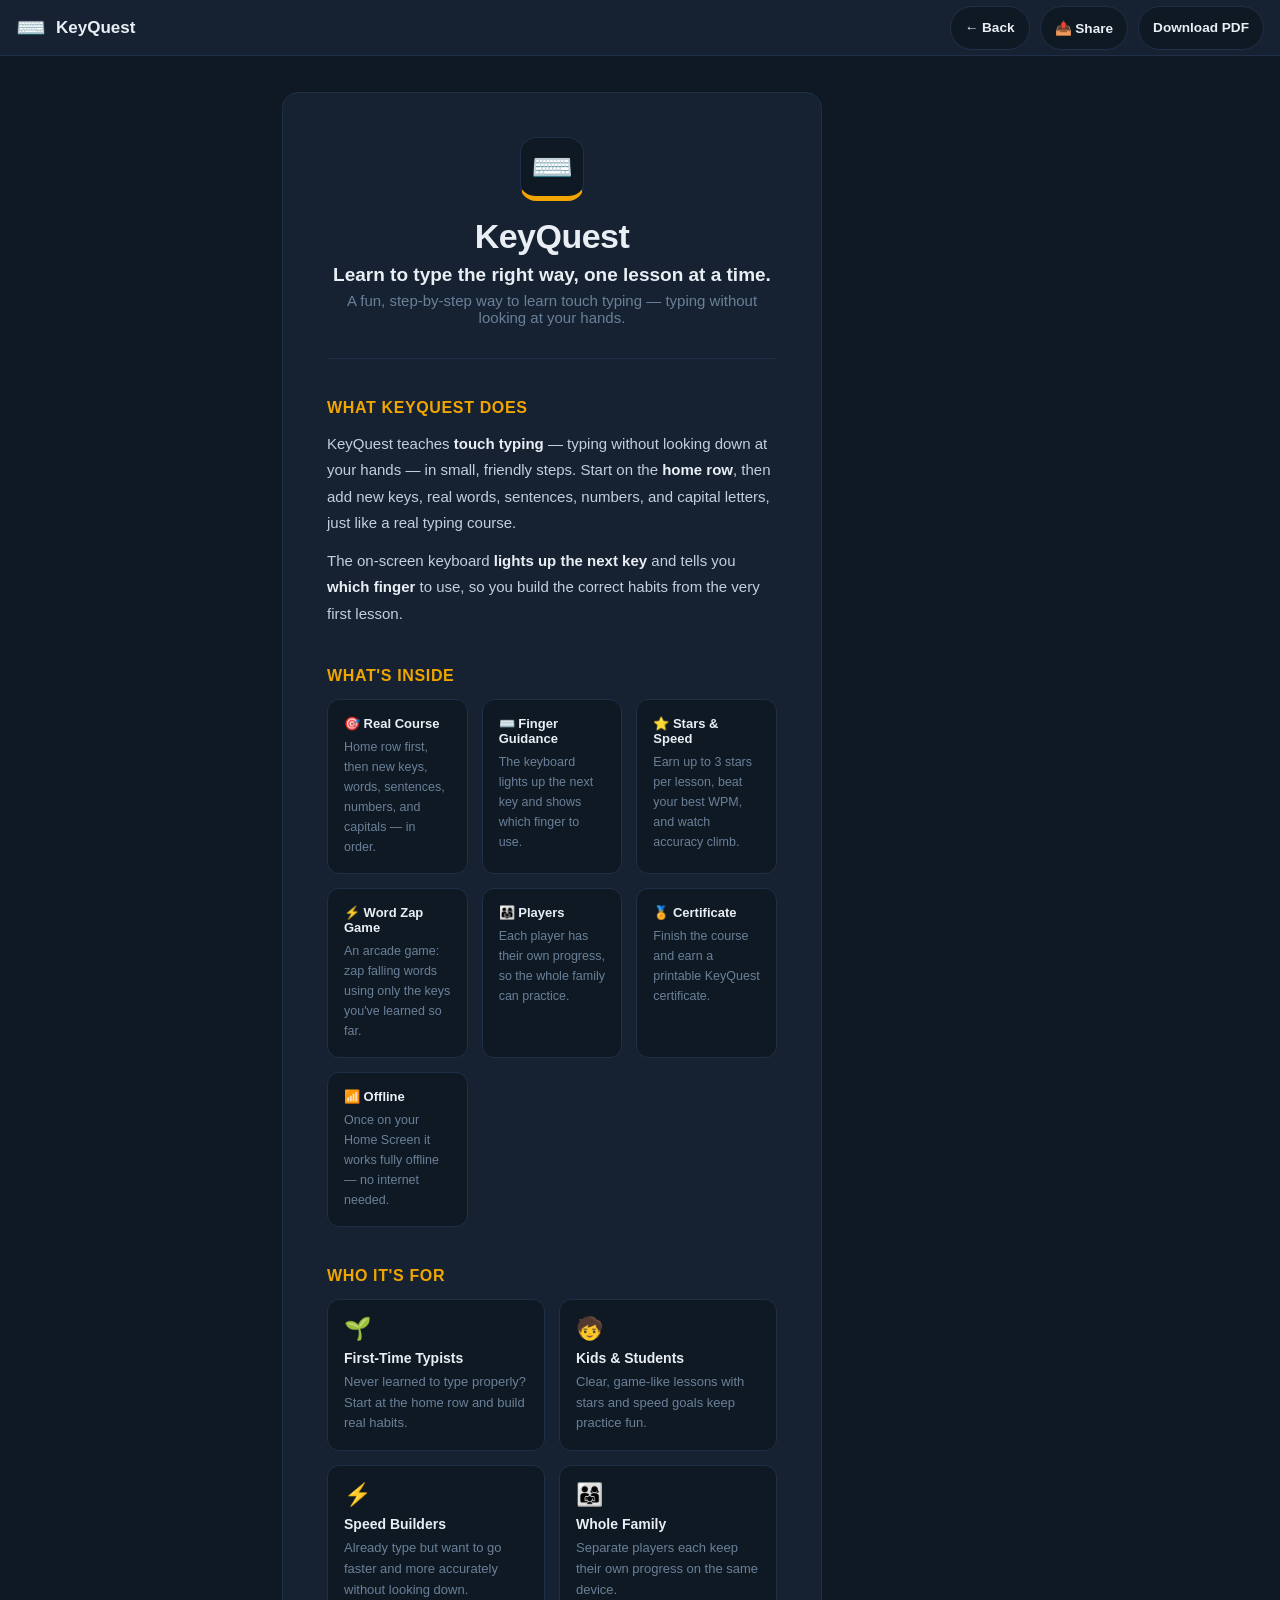
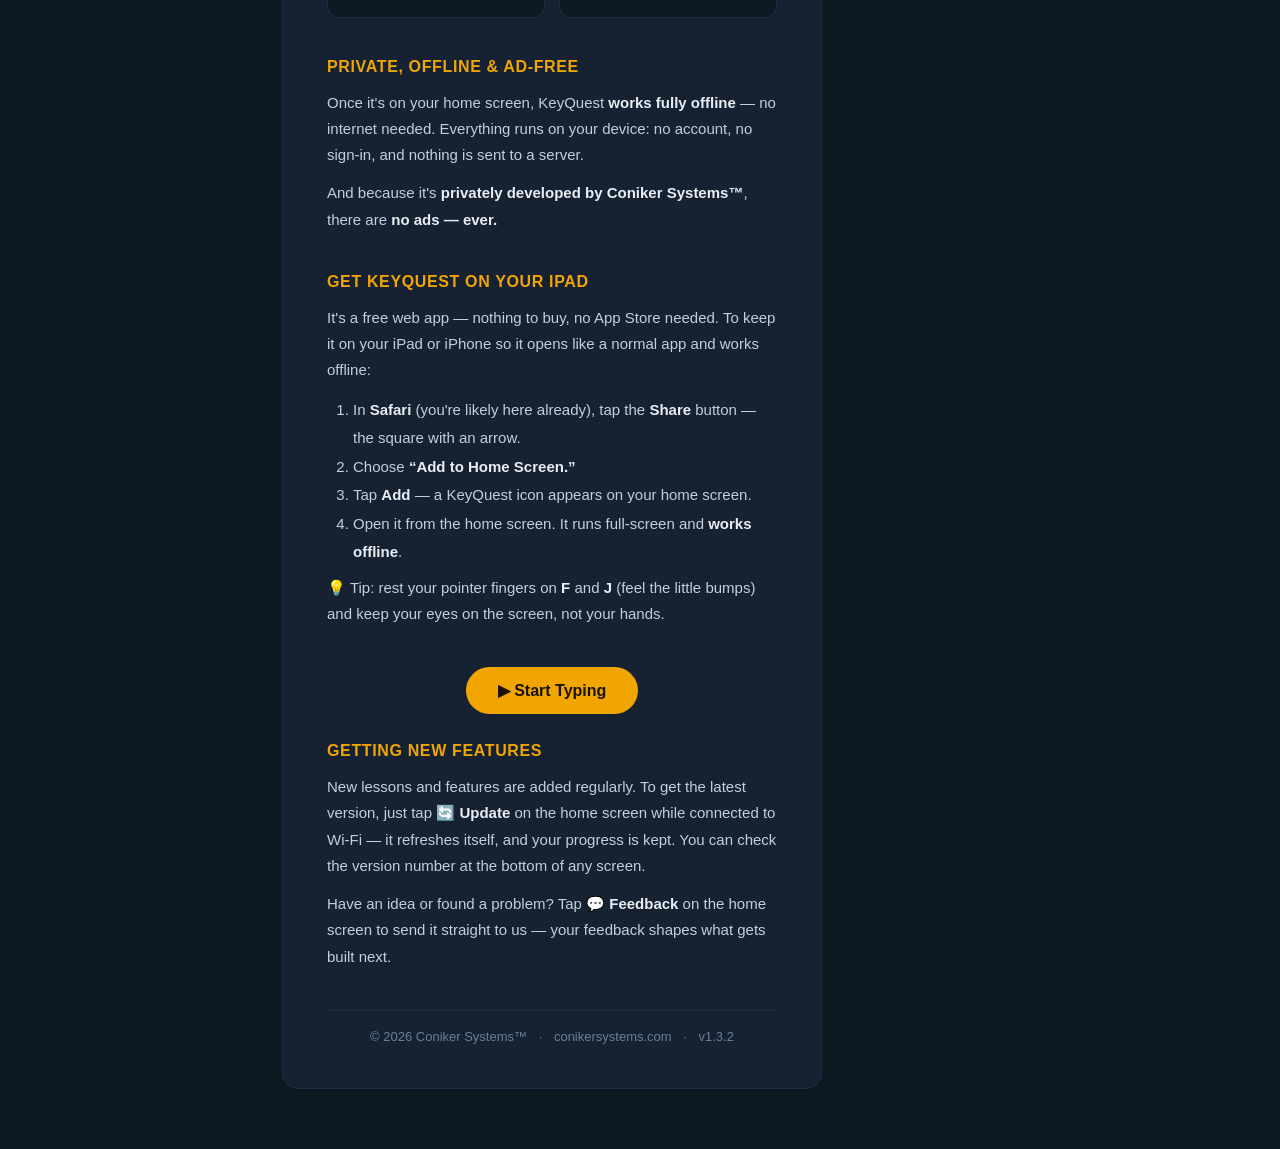
<file: about.html>
<!DOCTYPE html>
<html lang="en" class="about-doc">
<head>
  <meta charset="UTF-8" />
  <meta name="viewport" content="width=device-width, initial-scale=1.0, viewport-fit=cover" />
  <meta name="apple-mobile-web-app-capable" content="yes" />
  <meta name="apple-mobile-web-app-status-bar-style" content="black-translucent" />
  <meta name="apple-mobile-web-app-title" content="KeyQuest" />
  <meta name="theme-color" content="#0F1923" />
  <title>About · KeyQuest</title>
  <link rel="manifest" href="manifest.json" />
  <link rel="apple-touch-icon" href="icons/icon-192.svg" />
  <link rel="stylesheet" href="css/app.css?v=1.3.2" />
  <script src="js/version.js?v=1.3.2"></script>
</head>
<body class="about-page">
  <header class="about-bar">
    <div class="logo-wrap">
      <span class="logo-emoji" aria-hidden="true">⌨️</span>
      <strong>KeyQuest</strong>
    </div>
    <div class="nav">
      <a class="chip" href="index.html">← Back</a>
      <button class="chip" id="share-btn">📤 Share</button>
      <button class="chip" id="pdf-btn">Download PDF</button>
    </div>
  </header>

  <main class="about-main">
    <div class="about-card">

      <div class="about-hero">
        <div class="about-logo" aria-hidden="true">⌨️</div>
        <h1>KeyQuest</h1>
        <p class="about-tagline">Learn to type the right way, one lesson at a time.</p>
        <p class="about-sub">A fun, step-by-step way to learn touch typing — typing without looking at your hands.</p>
      </div>

      <section class="about-section">
        <h2>What KeyQuest Does</h2>
        <p>KeyQuest teaches <b>touch typing</b> — typing without looking down at your hands — in small,
           friendly steps. Start on the <b>home row</b>, then add new keys, real words, sentences, numbers,
           and capital letters, just like a real typing course.</p>
        <p>The on-screen keyboard <b>lights up the next key</b> and tells you <b>which finger</b> to use, so
           you build the correct habits from the very first lesson.</p>
      </section>

      <section class="about-section">
        <h2>What's Inside</h2>
        <div class="why-grid">
          <div class="why-item">
            <div class="why-title">🎯 Real Course</div>
            <div class="why-desc">Home row first, then new keys, words, sentences, numbers, and capitals — in order.</div>
          </div>
          <div class="why-item">
            <div class="why-title">⌨️ Finger Guidance</div>
            <div class="why-desc">The keyboard lights up the next key and shows which finger to use.</div>
          </div>
          <div class="why-item">
            <div class="why-title">⭐ Stars &amp; Speed</div>
            <div class="why-desc">Earn up to 3 stars per lesson, beat your best WPM, and watch accuracy climb.</div>
          </div>
          <div class="why-item">
            <div class="why-title">⚡ Word Zap Game</div>
            <div class="why-desc">An arcade game: zap falling words using only the keys you've learned so far.</div>
          </div>
          <div class="why-item">
            <div class="why-title">👨‍👩‍👧 Players</div>
            <div class="why-desc">Each player has their own progress, so the whole family can practice.</div>
          </div>
          <div class="why-item">
            <div class="why-title">🏅 Certificate</div>
            <div class="why-desc">Finish the course and earn a printable KeyQuest certificate.</div>
          </div>
          <div class="why-item">
            <div class="why-title">📶 Offline</div>
            <div class="why-desc">Once on your Home Screen it works fully offline — no internet needed.</div>
          </div>
        </div>
      </section>

      <section class="about-section">
        <h2>Who It's For</h2>
        <div class="audience-grid">
          <div class="audience-item">
            <div class="audience-icon">🌱</div>
            <div class="audience-label">First-Time Typists</div>
            <div class="audience-desc">Never learned to type properly? Start at the home row and build real habits.</div>
          </div>
          <div class="audience-item">
            <div class="audience-icon">🧒</div>
            <div class="audience-label">Kids &amp; Students</div>
            <div class="audience-desc">Clear, game-like lessons with stars and speed goals keep practice fun.</div>
          </div>
          <div class="audience-item">
            <div class="audience-icon">⚡</div>
            <div class="audience-label">Speed Builders</div>
            <div class="audience-desc">Already type but want to go faster and more accurately without looking down.</div>
          </div>
          <div class="audience-item">
            <div class="audience-icon">👨‍👩‍👧</div>
            <div class="audience-label">Whole Family</div>
            <div class="audience-desc">Separate players each keep their own progress on the same device.</div>
          </div>
        </div>
      </section>

      <section class="about-section">
        <h2>Private, Offline &amp; Ad-Free</h2>
        <p>Once it's on your home screen, KeyQuest <b>works fully offline</b> — no internet needed.
           Everything runs on your device: no account, no sign-in, and nothing is sent to a server.</p>
        <p>And because it's <b>privately developed by Coniker Systems™</b>, there are <b>no ads — ever.</b></p>
      </section>

      <section class="about-section" id="get-it">
        <h2>Get KeyQuest on Your iPad</h2>
        <p>It's a free web app — nothing to buy, no App Store needed. To keep it on your iPad or iPhone so it
           opens like a normal app and works offline:</p>
        <ol class="get-steps">
          <li>In <b>Safari</b> (you're likely here already), tap the <b>Share</b> button — the square with an arrow.</li>
          <li>Choose <b>“Add to Home Screen.”</b></li>
          <li>Tap <b>Add</b> — a KeyQuest icon appears on your home screen.</li>
          <li>Open it from the home screen. It runs full-screen and <b>works offline</b>.</li>
        </ol>
        <p class="get-tip">💡 Tip: rest your pointer fingers on <b>F</b> and <b>J</b> (feel the little bumps)
           and keep your eyes on the screen, not your hands.</p>
        <div class="about-cta">
          <a class="process-btn" href="index.html">▶ Start Typing</a>
        </div>

        <h2 style="margin-top:28px">Getting New Features</h2>
        <p>New lessons and features are added regularly. To get the latest version, just tap <b>🔄 Update</b>
           on the home screen while connected to Wi-Fi — it refreshes itself, and your progress is kept.
           You can check the version number at the bottom of any screen.</p>
        <p>Have an idea or found a problem? Tap <b>💬 Feedback</b> on the home screen to send it straight to
           us — your feedback shapes what gets built next.</p>
      </section>

      <div class="about-brand">
        <div class="brand-divider"></div>
        <div class="brand-line">
          © <span id="cr-years">2026</span> <a href="https://conikersystems.com" target="_blank" rel="noopener" class="brand-link">Coniker Systems™</a>
          <span class="brand-sep">·</span>
          <a href="https://conikersystems.com" target="_blank" rel="noopener" class="brand-link">conikersystems.com</a>
          <span class="brand-sep">·</span>
          v<span id="app-ver"></span>
        </div>
      </div>

    </div>
  </main>

  <script>
    document.getElementById("app-ver").textContent = window.APP_VERSION || "1.0";
    document.getElementById("cr-years").textContent = new Date().getFullYear();

    var ABOUT_URL = location.origin + location.pathname;
    var DIR = location.pathname.substring(0, location.pathname.lastIndexOf("/") + 1);
    var PDF_URL = location.origin + DIR + "keyquest-about.pdf";
    var SHARE_TEXT = "KeyQuest — a fun, ad-free way to learn touch typing on your iPad, free. "
      + "Here's all about it and how to get it:\n" + ABOUT_URL;

    document.getElementById("share-btn").onclick = async function () {
      if (navigator.share) {
        try { await navigator.share({ title: "About KeyQuest", text: SHARE_TEXT, url: ABOUT_URL }); return; } catch (e) { return; }
      }
      // No native share sheet (e.g. desktop): copy the link to paste anywhere.
      try { await navigator.clipboard.writeText(SHARE_TEXT); alert("Link copied — paste it into a text or email."); }
      catch (e) { window.prompt("Copy this link:", ABOUT_URL); }
    };

    // Download PDF — save the file to the device (sharing is handled by the
    // Share button). Fetch the file and trigger a download via a blob URL, which
    // saves to Files/Downloads without navigating the window.
    document.getElementById("pdf-btn").onclick = async function () {
      const btn = this;
      btn.textContent = "Preparing…";
      try {
        const res = await fetch("keyquest-about.pdf", { cache: "reload" });
        const blob = await res.blob();
        const url = URL.createObjectURL(blob);
        const a = document.createElement("a");
        a.href = url;
        a.download = "KeyQuest.pdf";
        document.body.appendChild(a);
        a.click();
        a.remove();
        setTimeout(() => URL.revokeObjectURL(url), 5000);
      } catch (e) {
        alert("Couldn't prepare the PDF — check your connection and try again.");
      }
      btn.textContent = "Download PDF";
    };
  </script>
</body>
</html>
</file>
<file: css/app.css>
/* ================================================================
   KeyQuest — App Stylesheet
   Dark navy theme, iPad landscape optimized
   ================================================================ */

/* ----------------------------------------------------------------
   CSS Custom Properties (Design Tokens)
   ---------------------------------------------------------------- */
:root {
  --bg:          #0F1923;
  --panel:       #162231;
  --border:      #1E3048;
  --gold:        #F0A500;
  --gold-dim:    #A07000;
  --green:       #00C896;
  --red:         #E74C3C;
  --blue:        #4A9EFF;
  --pink:        #EC407A;
  --teal:        #00C896;
  --text:        #E8EEF4;
  --text-muted:  #6A8099;
  --text-dim:    #3A5068;

  --radius:      10px;
  --radius-sm:   6px;
  --radius-lg:   16px;

  /* Finger colors */
  --finger-l-pinky:  #9B59B6;
  --finger-l-ring:   #3498DB;
  --finger-l-mid:    #1ABC9C;
  --finger-l-idx:    #2ECC71;
  --finger-r-idx:    #F1C40F;
  --finger-r-mid:    #E67E22;
  --finger-r-ring:   #E74C3C;
  --finger-r-pinky:  #EC407A;
  --finger-space:    #8899AA;
  --finger-support:  #2A3D52;

  --font-ui:   -apple-system, BlinkMacSystemFont, 'Segoe UI', Helvetica, Arial, sans-serif;
  --font-mono: ui-monospace, 'SF Mono', 'Cascadia Mono', 'Consolas', 'Courier New', monospace;
}

/* ----------------------------------------------------------------
   Reset & Base
   ---------------------------------------------------------------- */
*, *::before, *::after {
  box-sizing: border-box;
  margin: 0;
  padding: 0;
}

html, body {
  width: 100%;
  height: 100%;
  overflow: hidden;
  background: var(--bg);
  color: var(--text);
  font-family: var(--font-ui);
  font-size: 16px;
  -webkit-text-size-adjust: 100%;
  /* Prevent iOS tap highlight */
  -webkit-tap-highlight-color: transparent;
  /* Prevent text selection during typing */
  user-select: none;
  -webkit-user-select: none;
}

/* Utility */
.hidden { display: none !important; }

/* ================================================================
   VIEW WRAPPER — fills full screen, each view is full-size
   ================================================================ */
.view {
  position: absolute;
  inset: 0;
  display: flex;
  flex-direction: column;
  overflow: hidden;
}

/* ================================================================
   HOME SCREEN
   ================================================================ */
#view-home {
  overflow-y: auto;
  -webkit-overflow-scrolling: touch;
}

/* ---- App Header ---- */
.home-header {
  display: flex;
  align-items: center;
  gap: 14px;
  padding: 18px 28px 14px;
  background: var(--panel);
  border-bottom: 2px solid var(--border);
  flex-shrink: 0;
}

.home-logo {
  font-size: 2rem;
  line-height: 1;
}

.home-title {
  font-size: 1.8rem;
  font-weight: 800;
  letter-spacing: -0.02em;
  color: var(--gold);
}

.home-tagline {
  font-size: 0.85rem;
  color: var(--text-muted);
  margin-top: 2px;
}

/* ---- Levels Container ---- */
#levels-container {
  flex: 1;
  padding: 20px 24px;
  overflow-y: auto;
}

.level-section {
  margin-bottom: 28px;
}

.level-header {
  display: flex;
  align-items: baseline;
  gap: 10px;
  margin-bottom: 12px;
  padding-bottom: 8px;
  border-bottom: 1px solid var(--border);
}

.level-title {
  font-size: 1.1rem;
  font-weight: 700;
  color: var(--gold);
  text-transform: uppercase;
  letter-spacing: 0.06em;
}

.level-subtitle {
  font-size: 0.8rem;
  color: var(--text-muted);
}

/* ---- Lesson Cards Grid ---- */
.lessons-grid {
  display: grid;
  /* Bigger, more legible cards that wrap responsively (iPad portrait/landscape) */
  grid-template-columns: repeat(auto-fill, minmax(168px, 1fr));
  gap: 12px;
}

.lesson-card {
  background: var(--panel);
  border: 2px solid var(--border);
  border-radius: var(--radius);
  padding: 14px 12px;
  text-align: center;
  position: relative;
  transition: transform 0.15s ease, border-color 0.15s ease, box-shadow 0.15s ease;
  min-height: 108px;
  display: flex;
  flex-direction: column;
  align-items: center;
  justify-content: center;
  gap: 6px;
}

.lesson-card.unlocked {
  cursor: pointer;
}

.lesson-card.unlocked:hover,
.lesson-card.unlocked:active {
  border-color: var(--gold);
  transform: translateY(-3px);
  box-shadow: 0 6px 20px rgba(240, 165, 0, 0.3);
}

.lesson-card.locked {
  opacity: 0.55;
  cursor: pointer;            /* tap a locked lesson to unlock it */
}
.lesson-card.locked:active {
  opacity: 0.78;
}
.card-unlock-hint {
  font-size: 0.7rem;
  font-weight: 700;
  color: var(--gold);
  margin-top: 6px;
  letter-spacing: 0.03em;
}

.lesson-card.completed {
  border-color: rgba(0, 200, 150, 0.45);
}

/* "Start here" — the next lesson to do, clearly highlighted */
.lesson-card.next-up {
  border-color: var(--gold);
  background: linear-gradient(180deg, rgba(240,165,0,0.12), var(--panel));
  box-shadow: 0 0 0 1px var(--gold), 0 6px 22px rgba(240, 165, 0, 0.28);
  animation: nextPulse 2s ease-in-out infinite;
}

@keyframes nextPulse {
  0%, 100% { box-shadow: 0 0 0 1px var(--gold), 0 6px 22px rgba(240, 165, 0, 0.22); }
  50%      { box-shadow: 0 0 0 2px var(--gold), 0 8px 28px rgba(240, 165, 0, 0.45); }
}

.card-badge {
  position: absolute;
  top: -10px;
  left: 50%;
  transform: translateX(-50%);
  background: var(--gold);
  color: #0F1923;
  font-size: 0.62rem;
  font-weight: 800;
  letter-spacing: 0.04em;
  text-transform: uppercase;
  padding: 3px 10px;
  border-radius: 20px;
  white-space: nowrap;
  box-shadow: 0 2px 8px rgba(240, 165, 0, 0.5);
}

.card-number {
  font-size: 1.4rem;
  font-weight: 800;
  color: var(--text);
  line-height: 1;
}

.card-title {
  font-size: 0.82rem;
  font-weight: 600;
  color: var(--text);
  line-height: 1.3;
  max-width: 100%;
  overflow: hidden;
  display: -webkit-box;
  -webkit-line-clamp: 2;
  -webkit-box-orient: vertical;
}

.card-stars {
  display: flex;
  align-items: center;
  gap: 2px;
  flex-wrap: wrap;
  justify-content: center;
  margin-top: 2px;
}

.card-star {
  font-size: 1rem;
  line-height: 1;
}

.card-star.filled {
  color: var(--gold);
  text-shadow: 0 0 6px rgba(240, 165, 0, 0.6);
}

.card-star.empty {
  color: var(--text-dim);
}

.card-wpm {
  font-size: 0.68rem;
  color: var(--green);
  font-weight: 700;
  margin-left: 5px;
}

.card-lock {
  position: absolute;
  top: 8px;
  right: 8px;
  font-size: 1.05rem;
  opacity: 0.6;
}

/* ---- Stats Bar ---- */
.stats-bar {
  display: flex;
  align-items: center;
  justify-content: center;
  gap: 32px;
  padding: 12px 28px;
  background: var(--panel);
  border-top: 1px solid var(--border);
  flex-shrink: 0;
}

.stat-item {
  display: flex;
  align-items: baseline;
  gap: 6px;
}

.stat-value {
  font-size: 1.1rem;
  font-weight: 700;
  color: var(--gold);
}

.stat-label {
  font-size: 0.8rem;
  color: var(--text-muted);
}

/* ================================================================
   PROFILE PICKER — "Who's typing?"
   ================================================================ */
#view-profiles {
  overflow-y: auto;
  -webkit-overflow-scrolling: touch;
  background: var(--bg);
}

.profiles-container {
  max-width: 760px;
  margin: 0 auto;
  padding: 40px 28px 48px;
  display: flex;
  flex-direction: column;
  align-items: center;
  text-align: center;
  min-height: 100%;
  justify-content: center;
}

.profiles-logo {
  font-size: 1.3rem;
  font-weight: 800;
  color: var(--gold);
  letter-spacing: -0.01em;
  margin-bottom: 18px;
}

.profiles-title {
  font-size: 2rem;
  font-weight: 800;
  color: var(--text);
  letter-spacing: -0.02em;
}

.profiles-sub {
  font-size: 0.95rem;
  color: var(--text-muted);
  margin-top: 8px;
  max-width: 440px;
  line-height: 1.5;
}

.profiles-grid {
  display: flex;
  flex-wrap: wrap;
  gap: 16px;
  justify-content: center;
  margin-top: 28px;
}

.profile-card {
  --accent: var(--gold);
  position: relative;
  width: 120px;
  min-height: 120px;
  background: var(--panel);
  border: 2px solid var(--border);
  border-radius: var(--radius-lg);
  display: flex;
  flex-direction: column;
  align-items: center;
  justify-content: center;
  gap: 8px;
  cursor: pointer;
  transition: transform 0.15s ease, border-color 0.15s ease, box-shadow 0.15s ease;
}

.profile-card:hover {
  transform: translateY(-3px);
  border-color: var(--accent);
  box-shadow: 0 6px 20px rgba(0, 0, 0, 0.35);
}

.profile-emoji {
  font-size: 2.6rem;
  line-height: 1;
}

.profile-name {
  font-size: 0.95rem;
  font-weight: 700;
  color: var(--text);
  max-width: 104px;
  overflow: hidden;
  text-overflow: ellipsis;
  white-space: nowrap;
}

.profile-card.profile-add {
  border-style: dashed;
  background: transparent;
}

.profile-card.profile-add .profile-emoji { color: var(--text-muted); }
.profile-card.profile-add .profile-name { color: var(--text-muted); }

.profile-del {
  position: absolute;
  top: 4px;
  right: 4px;
  width: 24px;
  height: 24px;
  border: none;
  border-radius: 50%;
  background: rgba(231, 76, 60, 0.18);
  color: var(--red);
  font-size: 0.7rem;
  line-height: 1;
  cursor: pointer;
  opacity: 0;
  transition: opacity 0.15s ease;
}

.profile-card:hover .profile-del { opacity: 1; }

/* ---- Create-profile form ---- */
.profile-create {
  margin-top: 32px;
  width: 100%;
  max-width: 420px;
  display: flex;
  flex-direction: column;
  gap: 16px;
  background: var(--panel);
  border: 1.5px solid var(--border);
  border-radius: var(--radius-lg);
  padding: 24px;
}

.profile-name-input {
  font-family: var(--font-ui);
  font-size: 1.1rem;
  font-weight: 600;
  text-align: center;
  padding: 12px 16px;
  border-radius: var(--radius);
  border: 1.5px solid var(--border);
  background: var(--bg);
  color: var(--text);
  outline: none;
}

.profile-name-input:focus {
  border-color: var(--gold);
}

.emoji-picker {
  display: grid;
  grid-template-columns: repeat(6, 1fr);
  gap: 8px;
}

.emoji-option {
  font-size: 1.6rem;
  padding: 6px 0;
  border-radius: var(--radius-sm);
  border: 2px solid transparent;
  background: var(--bg);
  cursor: pointer;
  transition: transform 0.1s ease, border-color 0.1s ease;
}

.emoji-option:hover { transform: scale(1.1); }
.emoji-option.selected {
  border-color: var(--gold);
  background: rgba(240, 165, 0, 0.12);
}

.profile-create-actions {
  display: flex;
  gap: 12px;
  justify-content: center;
}

/* ---- Home header actions (share + profile) ---- */
.home-header-actions {
  margin-left: auto;
  display: flex;
  align-items: center;
  gap: 12px;
  flex-shrink: 0;
  flex-wrap: wrap;
  justify-content: flex-end;
}

.share-btn {
  display: inline-flex;
  align-items: center;
  justify-content: center;
  /* 44px is Apple's minimum comfortable touch target — these header chips
     were 37px tall, which is a small target for a child on an iPad. */
  min-height: 44px;
  gap: 6px;
  background: var(--bg);
  border: 1.5px solid var(--border);
  border-radius: 22px;
  padding: 8px 14px;
  cursor: pointer;
  color: var(--text);
  font-family: var(--font-ui);
  font-size: 0.85rem;
  font-weight: 700;
  transition: border-color 0.15s ease, transform 0.1s ease, color 0.15s ease;
}

.share-btn:hover {
  border-color: var(--gold);
  color: var(--gold);
  transform: translateY(-1px);
}

/* ---- Profile chip in home header ---- */
.profile-chip {
  display: inline-flex;
  align-items: center;
  min-height: 44px;   /* match .share-btn — comfortable iPad touch target */
  gap: 8px;
  background: var(--bg);
  border: 1.5px solid var(--border);
  border-radius: 22px;
  padding: 6px 12px 6px 8px;
  cursor: pointer;
  color: var(--text);
  font-family: var(--font-ui);
  transition: border-color 0.15s ease, transform 0.1s ease;
}

.profile-chip:hover { border-color: var(--gold); transform: translateY(-1px); }
.profile-chip-emoji { font-size: 1.3rem; line-height: 1; }
.profile-chip-name { font-size: 0.9rem; font-weight: 700; }
.profile-chip-swap { font-size: 0.85rem; color: var(--text-muted); }

/* ================================================================
   LESSON INTRO SCREEN
   ================================================================ */
#view-intro {
  overflow-y: auto;
  -webkit-overflow-scrolling: touch;
  background: var(--bg);
}

.intro-container {
  max-width: 680px;
  margin: 0 auto;
  padding: 32px 28px 48px;
  display: flex;
  flex-direction: column;
  gap: 24px;
  min-height: 100%;
}

/* ---- Intro Header row ---- */
.intro-header {
  display: flex;
  align-items: center;
  justify-content: space-between;
  gap: 16px;
}

.intro-level-badge {
  display: inline-flex;
  align-items: center;
  padding: 5px 14px;
  border-radius: 20px;
  font-size: 0.78rem;
  font-weight: 800;
  letter-spacing: 0.04em;
  text-transform: uppercase;
  color: #0F1923;
  background: var(--gold);
  flex-shrink: 0;
}

/* ---- Intro Title & Subtitle ---- */
.intro-title {
  font-size: 2rem;
  font-weight: 800;
  letter-spacing: -0.02em;
  color: var(--text);
  line-height: 1.15;
}

.intro-subtitle {
  font-size: 1rem;
  color: var(--text-muted);
  line-height: 1.55;
  max-width: 560px;
}

/* ---- Keys Section ---- */
.intro-keys-section {
  display: flex;
  flex-direction: column;
  gap: 12px;
}

.intro-keys-label {
  font-size: 0.72rem;
  font-weight: 700;
  color: var(--text-dim);
  text-transform: uppercase;
  letter-spacing: 0.1em;
}

.intro-keys-display {
  display: flex;
  flex-wrap: wrap;
  gap: 8px;
  align-items: flex-end;
}

/* ---- Key Tiles ---- */
.intro-key-tile {
  width: 60px;
  height: 60px;
  border-radius: 8px;
  display: flex;
  align-items: center;
  justify-content: center;
  font-size: 1.4rem;
  font-weight: 800;
  font-family: var(--font-mono);
  background: var(--border);
  color: var(--text-muted);
  border: 2px solid #2A3D52;
  box-shadow: 0 4px 0 #0A1320;
  transition: transform 0.12s ease;
}

.intro-key-tile--wide {
  width: auto;
  padding: 0 18px;
  font-size: 0.9rem;
}

/* Finger-color variants for tiles */
.intro-key-tile--l-pinky {
  background: rgba(155, 89, 182, 0.25);
  color: #C39BD3;
  border-color: rgba(155, 89, 182, 0.5);
}
.intro-key-tile--l-ring {
  background: rgba(52, 152, 219, 0.25);
  color: #85C1E9;
  border-color: rgba(52, 152, 219, 0.5);
}
.intro-key-tile--l-mid {
  background: rgba(26, 188, 156, 0.25);
  color: #76D7C4;
  border-color: rgba(26, 188, 156, 0.5);
}
.intro-key-tile--l-idx {
  background: rgba(46, 204, 113, 0.25);
  color: #82E0AA;
  border-color: rgba(46, 204, 113, 0.5);
}
.intro-key-tile--r-idx {
  background: rgba(241, 196, 15, 0.25);
  color: #F9E79F;
  border-color: rgba(241, 196, 15, 0.5);
}
.intro-key-tile--r-mid {
  background: rgba(230, 126, 34, 0.25);
  color: #FAD7A0;
  border-color: rgba(230, 126, 34, 0.5);
}
.intro-key-tile--r-ring {
  background: rgba(231, 76, 60, 0.25);
  color: #F1948A;
  border-color: rgba(231, 76, 60, 0.5);
}
.intro-key-tile--r-pinky {
  background: rgba(236, 64, 122, 0.25);
  color: #F48FB1;
  border-color: rgba(236, 64, 122, 0.5);
}
.intro-key-tile--space {
  background: rgba(136, 153, 170, 0.2);
  color: #8899AA;
  border-color: rgba(136, 153, 170, 0.35);
}

/* ---- Tip Box ---- */
.intro-tip {
  display: flex;
  align-items: flex-start;
  gap: 10px;
  background: rgba(74, 158, 255, 0.08);
  border: 1.5px solid rgba(74, 158, 255, 0.2);
  border-radius: var(--radius);
  padding: 14px 18px;
  font-size: 0.9rem;
  color: var(--text);
  line-height: 1.55;
}

.intro-tip-icon {
  flex-shrink: 0;
  font-size: 1.1rem;
  margin-top: 1px;
}

/* ---- Start Lesson Button ---- */
.btn-start-lesson {
  align-self: flex-start;
  font-size: 1.05rem;
  font-weight: 800;
  padding: 14px 36px;
  border-radius: var(--radius);
  background: var(--gold);
  color: #0F1923;
  border: none;
  cursor: pointer;
  box-shadow: 0 4px 18px rgba(240, 165, 0, 0.45);
  transition: transform 0.12s ease, box-shadow 0.12s ease;
  letter-spacing: 0.01em;
}

.btn-start-lesson:hover {
  transform: translateY(-2px);
  box-shadow: 0 6px 24px rgba(240, 165, 0, 0.6);
}

.btn-start-lesson:active {
  transform: scale(0.97);
}

/* ================================================================
   LESSON / TYPING SCREEN
   ================================================================ */
#view-lesson {
  display: flex;
  flex-direction: column;
  height: 100%;
}

/* ---- Level accent bar — thin colored stripe at top of lesson view ---- */
.lesson-level-bar {
  height: 4px;
  flex-shrink: 0;
  background: var(--gold);
  width: 100%;
}

/* ---- Top Bar ---- */
.lesson-topbar {
  display: flex;
  align-items: center;
  gap: 16px;
  padding: 10px 20px;
  background: var(--panel);
  border-bottom: 2px solid var(--border);
  flex-shrink: 0;
}

.btn-back {
  background: var(--border);
  border: none;
  color: var(--text);
  padding: 8px 14px;
  border-radius: var(--radius-sm);
  font-size: 0.9rem;
  font-family: var(--font-ui);
  cursor: pointer;
  transition: background 0.15s;
  flex-shrink: 0;
}

.btn-back:hover {
  background: #2A3D52;
}

.lesson-name-bar {
  display: flex;
  flex-direction: column;
  flex: 1;
}

#lesson-title {
  font-size: 1rem;
  font-weight: 700;
  color: var(--text);
  line-height: 1.2;
}

#lesson-exercise-counter {
  font-size: 0.72rem;
  color: var(--text-muted);
  margin-top: 1px;
}

.live-stats {
  display: flex;
  gap: 20px;
  flex-shrink: 0;
}

.live-stat {
  display: flex;
  flex-direction: column;
  align-items: center;
  min-width: 52px;
}

.live-stat-value {
  font-size: 1.3rem;
  font-weight: 800;
  color: var(--gold);
  line-height: 1;
}

.live-stat-label {
  font-size: 0.62rem;
  color: var(--text-muted);
  text-transform: uppercase;
  letter-spacing: 0.05em;
  margin-top: 1px;
}

/* ---- Progress Bar ---- */
.progress-bar-wrap {
  background: var(--border);
  height: 4px;
  flex-shrink: 0;
  position: relative;
}

#progress-fill {
  height: 100%;
  background: var(--gold);
  transition: width 0.15s ease;
}

#progress-label {
  position: absolute;
  right: 8px;
  top: 5px;
  font-size: 0.65rem;
  color: var(--text-dim);
}

/* ---- Typing Area ---- */
.typing-area {
  flex: 1;
  display: flex;
  align-items: center;
  justify-content: center;
  padding: 20px 40px;
  overflow: hidden;
  background: var(--bg);
}

#typing-text {
  font-family: var(--font-mono);
  font-size: 1.75rem;
  line-height: 2.2;
  letter-spacing: 0.04em;
  word-break: break-word;
  text-align: center;
  max-width: 860px;
  width: 100%;
}

/* Character states */
.char.done {
  color: var(--green);
}

.char.current {
  color: var(--text);
  background: rgba(240, 165, 0, 0.2);
  border-bottom: 3px solid var(--gold);
  border-radius: 3px;
  padding-bottom: 1px;
  display: inline-block;
  min-width: 0.55em;
}

.char.upcoming {
  color: var(--text-dim);
}

/* Error feedback on current char */
.char.error-flash {
  background: rgba(231, 76, 60, 0.35) !important;
  color: var(--red) !important;
  border-bottom-color: var(--red) !important;
}

/* Shake animation */
@keyframes shake {
  0%   { transform: translateX(0); }
  20%  { transform: translateX(-5px); }
  40%  { transform: translateX(5px); }
  60%  { transform: translateX(-4px); }
  80%  { transform: translateX(4px); }
  100% { transform: translateX(0); }
}

.char.shake {
  animation: shake 0.35s ease;
  display: inline-block;
}

/* ---- Live finger coaching line ---- */
.finger-hint {
  flex-shrink: 0;
  text-align: center;
  font-size: 0.95rem;
  color: var(--text-muted);
  padding: 4px 0 8px;
  min-height: 1.4em;
}

.finger-hint strong {
  color: var(--gold);
  font-weight: 700;
}

/* ---- Finger color legend ---- */
.finger-legend {
  flex-shrink: 0;
  display: flex;
  flex-wrap: wrap;
  justify-content: center;
  gap: 6px 14px;
  padding: 8px 16px 12px;
  background: var(--panel);
}

.legend-item {
  display: inline-flex;
  align-items: center;
  gap: 5px;
}

.legend-dot {
  width: 12px;
  height: 12px;
  border-radius: 3px;
  border: 1px solid rgba(255, 255, 255, 0.15);
}

.legend-label {
  font-size: 0.66rem;
  color: var(--text-muted);
  letter-spacing: 0.02em;
}

/* Solid finger colors for legend dots (the keyboard uses faded fills) */
.legend-dot.finger-l-pinky { background: var(--finger-l-pinky); }
.legend-dot.finger-l-ring  { background: var(--finger-l-ring); }
.legend-dot.finger-l-mid   { background: var(--finger-l-mid); }
.legend-dot.finger-l-idx   { background: var(--finger-l-idx); }
.legend-dot.finger-r-idx   { background: var(--finger-r-idx); }
.legend-dot.finger-r-mid   { background: var(--finger-r-mid); }
.legend-dot.finger-r-ring  { background: var(--finger-r-ring); }
.legend-dot.finger-r-pinky { background: var(--finger-r-pinky); }
.legend-dot.finger-space   { background: var(--finger-space); }

/* ---- Visual Keyboard ---- */
#keyboard-container {
  flex-shrink: 0;
  background: var(--panel);
  border-top: 2px solid var(--border);
  padding: 10px 16px 14px;
  display: flex;
  justify-content: center;
}

.keyboard {
  display: flex;
  flex-direction: column;
  gap: 5px;
  width: 100%;
  max-width: 860px;
}

.key-row {
  display: flex;
  gap: 4px;
  justify-content: center;
}

/* Base key style */
.key {
  height: 36px;
  min-width: 36px;
  padding: 0 6px;
  border-radius: 5px;
  display: flex;
  align-items: center;
  justify-content: center;
  font-family: var(--font-ui);
  font-size: 0.7rem;
  font-weight: 600;
  background: var(--border);
  color: var(--text-muted);
  border: 1px solid #2A3D52;
  box-shadow: 0 2px 0 #0A1320;
  transition: transform 0.08s ease, box-shadow 0.08s ease, background 0.1s ease;
  cursor: default;
  flex-shrink: 0;
  position: relative;
  user-select: none;
}

/* Wide key variants */
.key-wide-backspace  { min-width: 66px; }
.key-wide-tab        { min-width: 58px; }
.key-wide-caps       { min-width: 62px; }
.key-wide-enter      { min-width: 70px; }
.key-wide-shift-l    { min-width: 78px; }
.key-wide-shift-r    { min-width: 78px; }
.key-wide-ctrl       { min-width: 52px; }
.key-wide-alt        { min-width: 50px; }
.key-wide-space      { flex: 1; max-width: 320px; min-width: 200px; }

/* Support keys (backspace, shift, etc.) */
.key-support {
  background: #1A2A3A;
  color: var(--text-dim);
}

/* Finger color classes */
.finger-l-pinky { background: rgba(155, 89, 182, 0.3); color: #C39BD3; border-color: rgba(155,89,182,0.4); }
.finger-l-ring  { background: rgba(52, 152, 219, 0.3); color: #85C1E9; border-color: rgba(52,152,219,0.4); }
.finger-l-mid   { background: rgba(26, 188, 156, 0.3); color: #76D7C4; border-color: rgba(26,188,156,0.4); }
.finger-l-idx   { background: rgba(46, 204, 113, 0.3); color: #82E0AA; border-color: rgba(46,204,113,0.4); }
.finger-r-idx   { background: rgba(241, 196, 15,  0.3); color: #F9E79F; border-color: rgba(241,196,15,0.4); }
.finger-r-mid   { background: rgba(230, 126, 34,  0.3); color: #FAD7A0; border-color: rgba(230,126,34,0.4); }
.finger-r-ring  { background: rgba(231, 76,  60,  0.3); color: #F1948A; border-color: rgba(231,76,60,0.4); }
.finger-r-pinky { background: rgba(236, 64, 122,  0.3); color: #F48FB1; border-color: rgba(236,64,122,0.4); }
.finger-space   { background: rgba(136, 153, 170, 0.25); color: #8899AA; }

/* Active / highlighted key (current key to press) */
.key.key-active {
  background: var(--gold) !important;
  color: #0F1923 !important;
  border-color: #FFD040 !important;
  box-shadow: 0 0 14px rgba(240, 165, 0, 0.7), 0 2px 0 #8A5A00 !important;
  transform: scale(1.15) translateY(-1px);
  z-index: 2;
}

/* Shift key highlighted — slightly different style to indicate it's a modifier */
.key[data-key="shift-l"].key-active,
.key[data-key="shift-r"].key-active {
  background: #FFD040 !important;
  color: #0F1923 !important;
  border-color: #FFE580 !important;
  box-shadow: 0 0 18px rgba(255, 208, 64, 0.75), 0 2px 0 #8A5A00 !important;
  transform: scale(1.12) translateY(-1px);
}

/* Correct-flash key */
@keyframes correctFlash {
  0%   { background: var(--green); color: #0F1923; transform: scale(1.05); }
  100% { background: inherit; color: inherit; transform: scale(1); }
}

.key.key-correct-flash {
  animation: correctFlash 0.3s ease forwards;
}

/* ================================================================
   RESULTS SCREEN
   ================================================================ */
#view-results {
  display: flex;
  flex-direction: column;
  align-items: center;
  justify-content: center;
  gap: 24px;
  padding: 32px;
  background: var(--bg);
  overflow-y: auto;
  -webkit-overflow-scrolling: touch;
}

.results-header {
  text-align: center;
}

.results-title {
  font-size: 2rem;
  font-weight: 800;
  color: var(--gold);
  letter-spacing: -0.02em;
}

.results-lesson-name {
  font-size: 0.9rem;
  color: var(--text-muted);
  margin-top: 4px;
}

/* ---- Stars ---- */
.results-stars {
  display: flex;
  gap: 16px;
  align-items: center;
  justify-content: center;
}

.result-star {
  font-size: 3.5rem;
  color: var(--text-dim);
  line-height: 1;
  transition: color 0.3s ease, text-shadow 0.3s ease;
}

.result-star.lit {
  color: var(--gold);
  text-shadow: 0 0 20px rgba(240, 165, 0, 0.8), 0 0 40px rgba(240, 165, 0, 0.4);
}

@keyframes starPop {
  0%   { transform: scale(0.5) rotate(-15deg); opacity: 0; }
  60%  { transform: scale(1.3) rotate(5deg); }
  80%  { transform: scale(0.95) rotate(-2deg); }
  100% { transform: scale(1) rotate(0deg); opacity: 1; }
}

.result-star.animate-in {
  animation: starPop 0.5s cubic-bezier(0.34, 1.56, 0.64, 1) forwards;
}

/* ---- Result Stats ---- */
.results-stats {
  display: flex;
  gap: 32px;
  align-items: center;
  justify-content: center;
}

.result-stat {
  background: var(--panel);
  border: 1.5px solid var(--border);
  border-radius: var(--radius);
  padding: 16px 28px;
  text-align: center;
  min-width: 110px;
}

.result-stat-value {
  font-size: 2rem;
  font-weight: 800;
  color: var(--gold);
  line-height: 1;
}

.result-stat-label {
  font-size: 0.75rem;
  color: var(--text-muted);
  text-transform: uppercase;
  letter-spacing: 0.06em;
  margin-top: 4px;
}

/* ---- Encouragement Message ---- */
#results-message {
  font-size: 1rem;
  color: var(--text);
  text-align: center;
  max-width: 440px;
  line-height: 1.5;
  font-style: italic;
  opacity: 0.9;
}

/* ---- Buttons ---- */
.results-buttons {
  display: flex;
  gap: 14px;
  align-items: center;
  justify-content: center;
  flex-wrap: wrap;
}

.btn {
  font-family: var(--font-ui);
  font-size: 0.95rem;
  font-weight: 700;
  padding: 12px 28px;
  border-radius: var(--radius);
  border: none;
  cursor: pointer;
  transition: transform 0.12s ease, opacity 0.12s ease, box-shadow 0.12s ease;
}

.btn:active {
  transform: scale(0.97);
}

.btn-primary {
  background: var(--gold);
  color: #0F1923;
  box-shadow: 0 3px 12px rgba(240, 165, 0, 0.4);
}

.btn-primary:hover {
  box-shadow: 0 4px 20px rgba(240, 165, 0, 0.55);
  transform: translateY(-1px);
}

.btn-secondary {
  background: var(--panel);
  color: var(--text);
  border: 1.5px solid var(--border);
}

.btn-secondary:hover {
  border-color: var(--text-muted);
  transform: translateY(-1px);
}

.btn-ghost {
  background: transparent;
  color: var(--text-muted);
  border: 1.5px solid var(--border);
}

.btn-ghost:hover {
  color: var(--text);
  border-color: var(--text-dim);
}

/* ================================================================
   SCROLLBAR STYLING (webkit)
   ================================================================ */
::-webkit-scrollbar { width: 6px; height: 6px; }
::-webkit-scrollbar-track { background: var(--bg); }
::-webkit-scrollbar-thumb { background: var(--border); border-radius: 3px; }
::-webkit-scrollbar-thumb:hover { background: #2A3D52; }

/* ================================================================
   RESPONSIVE — handle narrow iPad orientations
   ================================================================ */
@media (max-height: 600px) {
  .typing-area { padding: 8px 30px; }
  #typing-text { font-size: 1.4rem; line-height: 2; }
  .key { height: 30px; min-width: 30px; font-size: 0.62rem; }
  .key-wide-space { min-width: 160px; }
  .intro-container { padding: 18px 18px 32px; }
  .intro-title { font-size: 1.5rem; }
  .intro-key-tile { width: 48px; height: 48px; font-size: 1.1rem; }
  .finger-hint { font-size: 0.85rem; padding: 2px 0 4px; }
  .finger-legend { padding: 4px 12px 6px; gap: 4px 10px; }
  .legend-label { font-size: 0.6rem; }
}

@media (max-width: 768px) {
  /* Let the auto-fill grid pick the column count; just shrink the min a bit */
  .lessons-grid { grid-template-columns: repeat(auto-fill, minmax(140px, 1fr)); }
  #typing-text { font-size: 1.3rem; }
  .key { height: 30px; min-width: 26px; font-size: 0.58rem; }
  .intro-container { padding: 20px 16px 36px; }
  .intro-title { font-size: 1.4rem; }
  .intro-key-tile { width: 44px; height: 44px; font-size: 1rem; }
}

/* ================================================================
   ANIMATIONS — general purpose
   ================================================================ */
@keyframes fadeIn {
  from { opacity: 0; transform: translateY(6px); }
  to   { opacity: 1; transform: translateY(0); }
}

.view:not(.hidden) {
  animation: fadeIn 0.2s ease;
}

/* Intro screen keys pulse animation — subtle attention-grabber */
@keyframes keyTilePulse {
  0%, 100% { transform: translateY(0); }
  50%       { transform: translateY(-3px); }
}

.intro-key-tile:nth-child(1) { animation: keyTilePulse 2.4s ease-in-out 0.0s infinite; }
.intro-key-tile:nth-child(2) { animation: keyTilePulse 2.4s ease-in-out 0.2s infinite; }
.intro-key-tile:nth-child(3) { animation: keyTilePulse 2.4s ease-in-out 0.4s infinite; }
.intro-key-tile:nth-child(4) { animation: keyTilePulse 2.4s ease-in-out 0.6s infinite; }
.intro-key-tile:nth-child(5) { animation: keyTilePulse 2.4s ease-in-out 0.8s infinite; }
.intro-key-tile:nth-child(6) { animation: keyTilePulse 2.4s ease-in-out 1.0s infinite; }
.intro-key-tile:nth-child(7) { animation: keyTilePulse 2.4s ease-in-out 1.2s infinite; }
.intro-key-tile:nth-child(8) { animation: keyTilePulse 2.4s ease-in-out 1.4s infinite; }

/* ================================================================
   CREDIT LINE — "© <year> Coniker Systems™ · v<version>"
   ================================================================ */
.app-credit {
  flex-shrink: 0;
  text-align: center;
  font-size: 0.72rem;
  letter-spacing: 0.04em;
  color: var(--text-dim);
  padding: 8px 12px 10px;
  background: var(--panel);
}

.profiles-container .app-credit {
  background: transparent;
  margin-top: 28px;
}

/* ================================================================
   ABOUT OVERLAY
   ================================================================ */
.about-overlay {
  position: fixed;
  inset: 0;
  z-index: 100;
  background: rgba(8, 14, 22, 0.8);
  display: flex;
  align-items: center;
  justify-content: center;
  padding: 24px;
  overflow-y: auto;
}

.about-card {
  width: 100%;
  max-width: 540px;
  background: var(--panel);
  border: 1.5px solid var(--border);
  border-radius: var(--radius-lg);
  padding: 26px 28px;
  box-shadow: 0 18px 60px rgba(0, 0, 0, 0.55);
  max-height: 92vh;
  overflow-y: auto;
}

.about-head {
  display: flex;
  align-items: center;
  gap: 14px;
  margin-bottom: 18px;
}

.about-logo { font-size: 2.2rem; line-height: 1; }

.about-title {
  font-size: 1.5rem;
  font-weight: 800;
  color: var(--gold);
  line-height: 1.1;
}

.about-subtitle {
  font-size: 0.85rem;
  color: var(--text-muted);
  margin-top: 2px;
}

.about-x {
  margin-left: auto;
  background: none;
  border: none;
  color: var(--text-muted);
  font-size: 1.8rem;
  line-height: 1;
  cursor: pointer;
  padding: 0 4px;
}

.about-x:hover { color: var(--text); }

.about-lead {
  font-size: 1.02rem;
  color: var(--text);
  line-height: 1.55;
  margin-bottom: 16px;
}

.about-list {
  list-style: none;
  display: flex;
  flex-direction: column;
  gap: 12px;
  margin-bottom: 18px;
}

.about-list li {
  display: flex;
  gap: 12px;
  font-size: 0.92rem;
  color: var(--text-muted);
  line-height: 1.5;
}

.about-list li .ab-ico {
  flex-shrink: 0;
  font-size: 1.2rem;
  line-height: 1.3;
}

.about-list li .ab-txt { flex: 1; }

.about-list li strong { color: var(--text); }

.about-tip {
  font-size: 0.9rem;
  color: var(--text);
  line-height: 1.55;
  background: rgba(74, 158, 255, 0.08);
  border: 1.5px solid rgba(74, 158, 255, 0.2);
  border-radius: var(--radius);
  padding: 12px 14px;
  margin-bottom: 20px;
}

.about-tip strong { color: var(--gold); }

#btn-about-ok {
  width: 100%;
}

.about-credit {
  text-align: center;
  font-size: 0.72rem;
  letter-spacing: 0.04em;
  color: var(--text-dim);
  margin-top: 16px;
}

/* ================================================================
   EXAM / TEST CARDS
   ================================================================ */
.exam-card {
  background: linear-gradient(180deg, rgba(74,158,255,0.07), var(--panel));
  border-style: dashed;
}

.exam-card.passed {
  border-style: solid;
  border-color: rgba(0, 200, 150, 0.55);
  background: linear-gradient(180deg, rgba(0,200,150,0.1), var(--panel));
}

.exam-card.final {
  background: linear-gradient(180deg, rgba(240,165,0,0.12), var(--panel));
}

.card-exam-icon { font-size: 1.8rem; line-height: 1; }

.card-exam-sub {
  font-size: 0.7rem;
  color: var(--text-muted);
}

.exam-status {
  font-size: 0.7rem;
  font-weight: 700;
  color: var(--text-dim);
  text-transform: uppercase;
  letter-spacing: 0.04em;
  margin-top: 2px;
}

.exam-status.ready { color: var(--blue); }
.exam-status.passed { color: var(--green); }

/* ================================================================
   EXAM INTRO — mode picker
   ================================================================ */
.exam-note {
  background: rgba(240, 165, 0, 0.08);
  border: 1.5px solid rgba(240, 165, 0, 0.25);
  border-radius: var(--radius);
  padding: 14px 18px;
  font-size: 0.92rem;
  color: var(--text);
  line-height: 1.55;
}

.exam-note strong { color: var(--gold); }

.exam-modes {
  display: grid;
  grid-template-columns: 1fr 1fr;
  gap: 16px;
}

.exam-mode-btn {
  display: flex;
  flex-direction: column;
  align-items: flex-start;
  gap: 6px;
  text-align: left;
  background: var(--panel);
  border: 2px solid var(--border);
  border-radius: var(--radius-lg);
  padding: 20px;
  cursor: pointer;
  color: var(--text);
  font-family: var(--font-ui);
  transition: transform 0.12s ease, border-color 0.12s ease, box-shadow 0.12s ease;
}

.exam-mode-btn:hover {
  transform: translateY(-3px);
  border-color: var(--gold);
  box-shadow: 0 6px 20px rgba(240, 165, 0, 0.25);
}

.exam-mode-icon { font-size: 2rem; line-height: 1; }
.exam-mode-title { font-size: 1.15rem; font-weight: 800; }
.exam-mode-req { font-size: 0.85rem; color: var(--text-muted); line-height: 1.4; }

/* ================================================================
   EXAM MODE — no coaching during a test
   ================================================================ */
#view-lesson.exam-mode #finger-hint,
#view-lesson.exam-mode #finger-legend {
  display: none;
}

#view-lesson.exam-mode #keyboard-container {
  opacity: 0.32;            /* keyboard stays for reference but clearly muted */
  filter: grayscale(0.5);
}

#view-lesson.exam-mode #lesson-exercise-counter {
  color: var(--gold);
  font-weight: 800;
  text-transform: uppercase;
  letter-spacing: 0.05em;
}

/* ================================================================
   EXAM RESULTS — pass/fail banner + certificate
   ================================================================ */
.results-exam-banner {
  font-size: 1.05rem;
  font-weight: 800;
  padding: 12px 22px;
  border-radius: 999px;
  text-align: center;
  max-width: 90%;
}

.results-exam-banner.pass {
  background: rgba(0, 200, 150, 0.18);
  color: var(--green);
  border: 1.5px solid rgba(0, 200, 150, 0.5);
}

.results-exam-banner.fail {
  background: rgba(231, 76, 60, 0.16);
  color: var(--red);
  border: 1.5px solid rgba(231, 76, 60, 0.45);
}

.results-certificate {
  background: linear-gradient(180deg, #1b2740, var(--panel));
  border: 2px solid var(--gold);
  border-radius: var(--radius-lg);
  padding: 24px 32px;
  text-align: center;
  max-width: 520px;
  box-shadow: 0 0 40px rgba(240, 165, 0, 0.25);
}

.cert-banner {
  font-size: 1rem;
  font-weight: 800;
  color: var(--gold);
  letter-spacing: 0.04em;
  text-transform: uppercase;
}

.cert-name {
  font-size: 2rem;
  font-weight: 800;
  color: var(--text);
  margin: 10px 0 6px;
}

.cert-text {
  font-size: 0.95rem;
  color: var(--text-muted);
  line-height: 1.5;
}

.cert-date {
  font-size: 0.85rem;
  color: var(--text);
  margin-top: 12px;
}

.cert-sign {
  font-size: 0.72rem;
  color: var(--text-dim);
  margin-top: 6px;
  letter-spacing: 0.04em;
}

/* ================================================================
   ABOUT PAGE (Coniker Systems standard) — standalone about.html.
   All rules are scoped to body.about-page so they never affect the
   in-app About modal (which reuses some of the same class names).
   ================================================================ */
/* The base stylesheet pins html/body to 100% height + overflow:hidden (for the
   in-app SPA). The standalone About page must scroll normally, so override BOTH
   the <html class="about-doc"> and its body. */
html.about-doc, html.about-doc body.about-page { height: auto; min-height: 100%; overflow: visible; -webkit-overflow-scrolling: touch; }
body.about-page { display: block; }
body.about-page header.about-bar { height: 56px; display: flex; align-items: center; justify-content: space-between;
  padding: env(safe-area-inset-top) 16px 0; background: var(--panel); border-bottom: 1px solid var(--border);
  position: sticky; top: 0; z-index: 100; }
body.about-page .logo-wrap { display: flex; align-items: center; gap: 10px; font-size: 17px; font-weight: 700; }
body.about-page .logo-wrap .logo-emoji { font-size: 24px; }
body.about-page .nav { display: flex; align-items: center; gap: 10px; }
body.about-page .chip { font-family: var(--font-ui); font-size: 0.85rem; font-weight: 700; text-decoration: none;
  background: var(--bg); border: 1.5px solid var(--border); color: var(--text); border-radius: 22px; padding: 8px 14px;
  cursor: pointer; display: inline-flex; align-items: center; justify-content: center;
  min-height: 44px; }   /* comfortable iPad touch target, matches .share-btn */
body.about-page .chip:hover { border-color: var(--gold); color: var(--gold); }
body.about-page .about-main { max-width: 760px; margin: 0 auto; padding: 36px 22px 60px; }
body.about-page .about-card { background: var(--panel); border: 1px solid var(--border); border-radius: var(--radius-lg);
  padding: clamp(22px, 5vw, 44px); max-height: none; overflow: visible; box-shadow: none; }
body.about-page .about-hero { text-align: center; margin-bottom: 40px; padding-bottom: 32px; border-bottom: 1px solid var(--border); }
body.about-page .about-hero .about-logo { width: 64px; height: 64px; border-radius: 16px; margin: 0 auto 16px; display: grid;
  place-items: center; font-size: 34px; background: var(--bg); border: 1px solid var(--border); border-bottom: 5px solid var(--gold); }
body.about-page .about-hero h1 { font-size: 34px; font-weight: 800; letter-spacing: -0.5px; margin: 0 0 8px; }
body.about-page .about-tagline { font-size: 19px; font-weight: 600; color: var(--text); margin: 0 0 6px; }
body.about-page .about-sub { font-size: 15px; color: var(--text-muted); margin: 0; }
body.about-page .about-section { margin-bottom: 40px; }
body.about-page .about-section h2 { font-size: 16px; font-weight: 700; margin: 0 0 14px; color: var(--gold); text-transform: uppercase; letter-spacing: 0.04em; }
body.about-page .about-section p { font-size: 15px; line-height: 1.75; color: #c2cfdd; margin: 0 0 12px; }
body.about-page .about-section b { color: var(--text); }
body.about-page .audience-grid { display: grid; grid-template-columns: 1fr 1fr; gap: 14px; }
@media (max-width: 560px) { body.about-page .audience-grid { grid-template-columns: 1fr; } }
body.about-page .audience-item { background: var(--bg); border: 1px solid var(--border); border-radius: 12px; padding: 16px; }
body.about-page .audience-icon { font-size: 22px; margin-bottom: 8px; }
body.about-page .audience-label { font-size: 14px; font-weight: 700; color: var(--text); margin-bottom: 6px; }
body.about-page .audience-desc { font-size: 13px; color: var(--text-muted); line-height: 1.6; }
body.about-page .why-grid { display: grid; grid-template-columns: 1fr 1fr 1fr; gap: 14px; }
@media (max-width: 600px) { body.about-page .why-grid { grid-template-columns: 1fr; } }
body.about-page .why-item { background: var(--bg); border: 1px solid var(--border); border-radius: 12px; padding: 16px; }
body.about-page .why-title { font-size: 13px; font-weight: 700; color: var(--text); margin-bottom: 6px; }
body.about-page .why-desc { font-size: 12.5px; color: var(--text-muted); line-height: 1.6; }
body.about-page .get-steps { margin: 8px 0 8px 4px; padding-left: 22px; color: #c2cfdd; line-height: 1.9; font-size: 15px; }
body.about-page .get-steps b { color: var(--text); }
body.about-page .get-tip { font-size: 13.5px; color: var(--text-muted); }
body.about-page .about-cta { text-align: center; margin: 40px 0 8px; }
body.about-page .process-btn { display: inline-block; text-decoration: none; padding: 14px 32px; background: var(--gold);
  color: #1a1207; border: none; border-radius: 999px; font-size: 16px; font-weight: 700; cursor: pointer; }
body.about-page .about-brand { margin-top: 30px; }
body.about-page .brand-divider { height: 1px; background: var(--border); margin-bottom: 18px; }
body.about-page .brand-line { font-size: 13px; color: var(--text-muted); text-align: center; }
body.about-page .brand-link { color: var(--text-muted); text-decoration: none; }
body.about-page .brand-link:hover { color: var(--gold); }
body.about-page .brand-sep { margin: 0 8px; }

@media print {
  html, body.about-page { height: auto !important; min-height: 0 !important; overflow: visible !important; }
  body.about-page { background: #fff !important; color: #111 !important; -webkit-print-color-adjust: exact; print-color-adjust: exact; }
  body.about-page header.about-bar, body.about-page .about-cta { display: none !important; }
  body.about-page .about-section, body.about-page .why-item, body.about-page .audience-item { page-break-inside: avoid; }
  body.about-page .about-card { border: none !important; padding: 0 !important; background: #fff !important; box-shadow: none !important; }
  body.about-page .about-hero h1, body.about-page .about-tagline, body.about-page .about-section h2,
  body.about-page .about-section p, body.about-page .about-section b, body.about-page .audience-label,
  body.about-page .audience-desc, body.about-page .why-title, body.about-page .why-desc,
  body.about-page .brand-line, body.about-page .get-steps { color: #111 !important; }
  body.about-page .audience-item, body.about-page .why-item { background: #f5f5f5 !important; border-color: #ccc !important; }
}

/* ================================================================
   WORD ZAP GAME (#view-game) — falling words arcade
   ================================================================ */

.game-topbar {
  display: flex;
  align-items: center;
  gap: 16px;
  padding: 10px 20px;
  background: var(--panel);
  border-bottom: 2px solid var(--border);
}

.game-hud {
  display: flex;
  align-items: center;
  justify-content: center;
  gap: 28px;
  flex: 1;
}

.game-hud-item {
  display: flex;
  flex-direction: column;
  align-items: center;
  min-width: 56px;
}

.game-hud-value {
  font-size: 1.4rem;
  font-weight: 800;
  color: var(--gold);
  font-variant-numeric: tabular-nums;
}

.game-hud-label {
  font-size: 0.7rem;
  color: var(--text-muted);
  text-transform: uppercase;
  letter-spacing: 0.05em;
}

.game-streak {
  color: var(--green);
  font-weight: 800;
}

#game-lives {
  flex-direction: row;
  gap: 4px;
}

.game-heart {
  font-size: 1.2rem;
  transition: filter 0.3s, transform 0.3s, opacity 0.3s;
}

.game-heart.lost {
  filter: grayscale(1);
  opacity: 0.3;
  transform: scale(0.8);
}

#game-playfield {
  position: relative;
  flex: 1;
  overflow: hidden;
  background:
    radial-gradient(1px 1px at 12% 18%, rgba(232,238,244,0.35) 50%, transparent 51%),
    radial-gradient(1px 1px at 68% 32%, rgba(232,238,244,0.25) 50%, transparent 51%),
    radial-gradient(1.5px 1.5px at 40% 62%, rgba(232,238,244,0.2) 50%, transparent 51%),
    radial-gradient(1px 1px at 85% 74%, rgba(232,238,244,0.3) 50%, transparent 51%),
    radial-gradient(1px 1px at 25% 85%, rgba(232,238,244,0.2) 50%, transparent 51%),
    var(--bg);
}

#game-playfield.zap-field-flash {
  animation: zapFieldFlash 0.4s ease;
}

@keyframes zapFieldFlash {
  0%   { box-shadow: inset 0 0 0 0 rgba(231,76,60,0); }
  30%  { box-shadow: inset 0 0 60px 10px rgba(231,76,60,0.45); }
  100% { box-shadow: inset 0 0 0 0 rgba(231,76,60,0); }
}

#game-ground {
  position: absolute;
  left: 0;
  right: 0;
  bottom: 10px;
  height: 0;
  border-bottom: 3px dashed var(--red);
  opacity: 0.55;
  box-shadow: 0 0 12px rgba(231, 76, 60, 0.4);
  pointer-events: none;
}

/* ---- Falling words ---- */

.zap-word {
  position: absolute;
  top: 0;
  will-change: transform;
  background: var(--panel);
  border: 2px solid var(--border);
  border-radius: 999px;
  padding: 8px 18px;
  font-family: var(--font-mono);
  font-size: 1.35rem;
  font-weight: 700;
  color: var(--text);
  white-space: nowrap;
  user-select: none;
}

.zap-word .zap-hit {
  color: var(--green);
}

.zap-word.zap-target {
  border-color: var(--gold);
  box-shadow: 0 0 14px rgba(240, 165, 0, 0.5);
}

.zap-word.zap-shake {
  animation: zapShake 0.3s ease;
}

@keyframes zapShake {
  0%   { margin-left: 0; }
  25%  { margin-left: -6px; }
  50%  { margin-left: 6px; }
  75%  { margin-left: -4px; }
  100% { margin-left: 0; }
}

.zap-word.zap-pop {
  animation: zapPop 0.32s ease forwards;
  border-color: var(--green);
  color: var(--green);
}

@keyframes zapPop {
  0%   { transform: scale(1);   opacity: 1; }
  40%  { transform: scale(1.45); opacity: 0.9; }
  100% { transform: scale(1.7); opacity: 0; }
}

.zap-word.zap-landed {
  animation: zapLanded 0.38s ease forwards;
  border-color: var(--red);
  color: var(--red);
}

@keyframes zapLanded {
  0%   { transform: scale(1);    opacity: 1; }
  100% { transform: scale(0.6);  opacity: 0; }
}

/* ---- Effects: score popup, particles, level banner ---- */

.zap-popup {
  position: absolute;
  font-weight: 800;
  font-size: 1.2rem;
  color: var(--gold);
  text-shadow: 0 2px 8px rgba(0, 0, 0, 0.6);
  pointer-events: none;
  animation: zapPopup 0.8s ease forwards;
  z-index: 5;
}

@keyframes zapPopup {
  0%   { transform: translateY(0);    opacity: 1; }
  100% { transform: translateY(-46px); opacity: 0; }
}

.zap-particle {
  position: absolute;
  width: 7px;
  height: 7px;
  border-radius: 50%;
  background: var(--gold);
  pointer-events: none;
  animation: zapParticle 0.45s ease-out forwards;
  z-index: 4;
}

@keyframes zapParticle {
  0%   { transform: translate(0, 0) scale(1); opacity: 1; }
  100% { transform: translate(var(--dx), var(--dy)) scale(0.3); opacity: 0; }
}

.zap-banner {
  position: absolute;
  top: 34%;
  left: 50%;
  font-size: 2.4rem;
  font-weight: 900;
  color: var(--gold);
  text-shadow: 0 0 24px rgba(240, 165, 0, 0.6);
  pointer-events: none;
  animation: zapBanner 1.1s ease forwards;
  z-index: 6;
}

@keyframes zapBanner {
  0%   { transform: translateX(-50%) scale(0.5); opacity: 0; }
  20%  { transform: translateX(-50%) scale(1.15); opacity: 1; }
  70%  { transform: translateX(-50%) scale(1);   opacity: 1; }
  100% { transform: translateX(-50%) scale(1.1); opacity: 0; }
}

/* ---- Overlay: start / pause / game over ---- */

.game-overlay {
  position: absolute;
  inset: 0;
  display: flex;
  align-items: center;
  justify-content: center;
  background: rgba(15, 25, 35, 0.82);
  backdrop-filter: blur(3px);
  -webkit-backdrop-filter: blur(3px);
  z-index: 10;
}

.game-overlay-card {
  background: var(--panel);
  border: 1px solid var(--border);
  border-radius: var(--radius-lg);
  padding: 28px 36px;
  max-width: 560px;
  width: calc(100% - 48px);
  max-height: calc(100% - 32px);
  overflow-y: auto;
  text-align: center;
}

.game-overlay-card h1 {
  font-size: 1.8rem;
  font-weight: 800;
  color: var(--gold);
  margin-bottom: 14px;
}

.game-overlay-card p {
  color: var(--text-muted);
  line-height: 1.6;
  margin-bottom: 12px;
}

.game-keys-label {
  font-size: 0.75rem;
  color: var(--text-muted);
  text-transform: uppercase;
  letter-spacing: 0.06em;
  margin-bottom: 8px;
}

.game-keys-row {
  display: flex;
  flex-wrap: wrap;
  justify-content: center;
  gap: 8px;
  margin-bottom: 12px;
}

.game-keys-row .intro-key-tile {
  width: 44px;
  height: 44px;
  font-size: 1.1rem;
}

.game-hint {
  font-size: 0.85rem;
}

.game-final-score {
  font-size: 3.2rem;
  font-weight: 900;
  color: var(--gold);
  margin: 6px 0 10px;
  font-variant-numeric: tabular-nums;
}

.game-newbest {
  font-size: 1.1rem;
  font-weight: 800;
  color: var(--green);
  margin-bottom: 4px;
  animation: keyTilePulse 1s ease infinite;
}

.game-overlay-buttons {
  display: flex;
  justify-content: center;
  gap: 12px;
  margin-top: 16px;
}

/* ---- Home screen Game Zone tile ---- */

.game-tile {
  border-color: rgba(236, 64, 122, 0.45);
}

.game-tile .card-exam-icon {
  color: var(--pink);
}

.game-tile:hover {
  border-color: var(--pink);
}

/* Short screens (iPad landscape with keyboard up) — compact HUD */
@media (max-height: 600px) {
  .game-topbar { padding: 6px 16px; }
  .game-hud { gap: 18px; }
  .game-hud-value { font-size: 1.1rem; }
  .zap-word { font-size: 1.15rem; padding: 6px 14px; }
}
</file>
